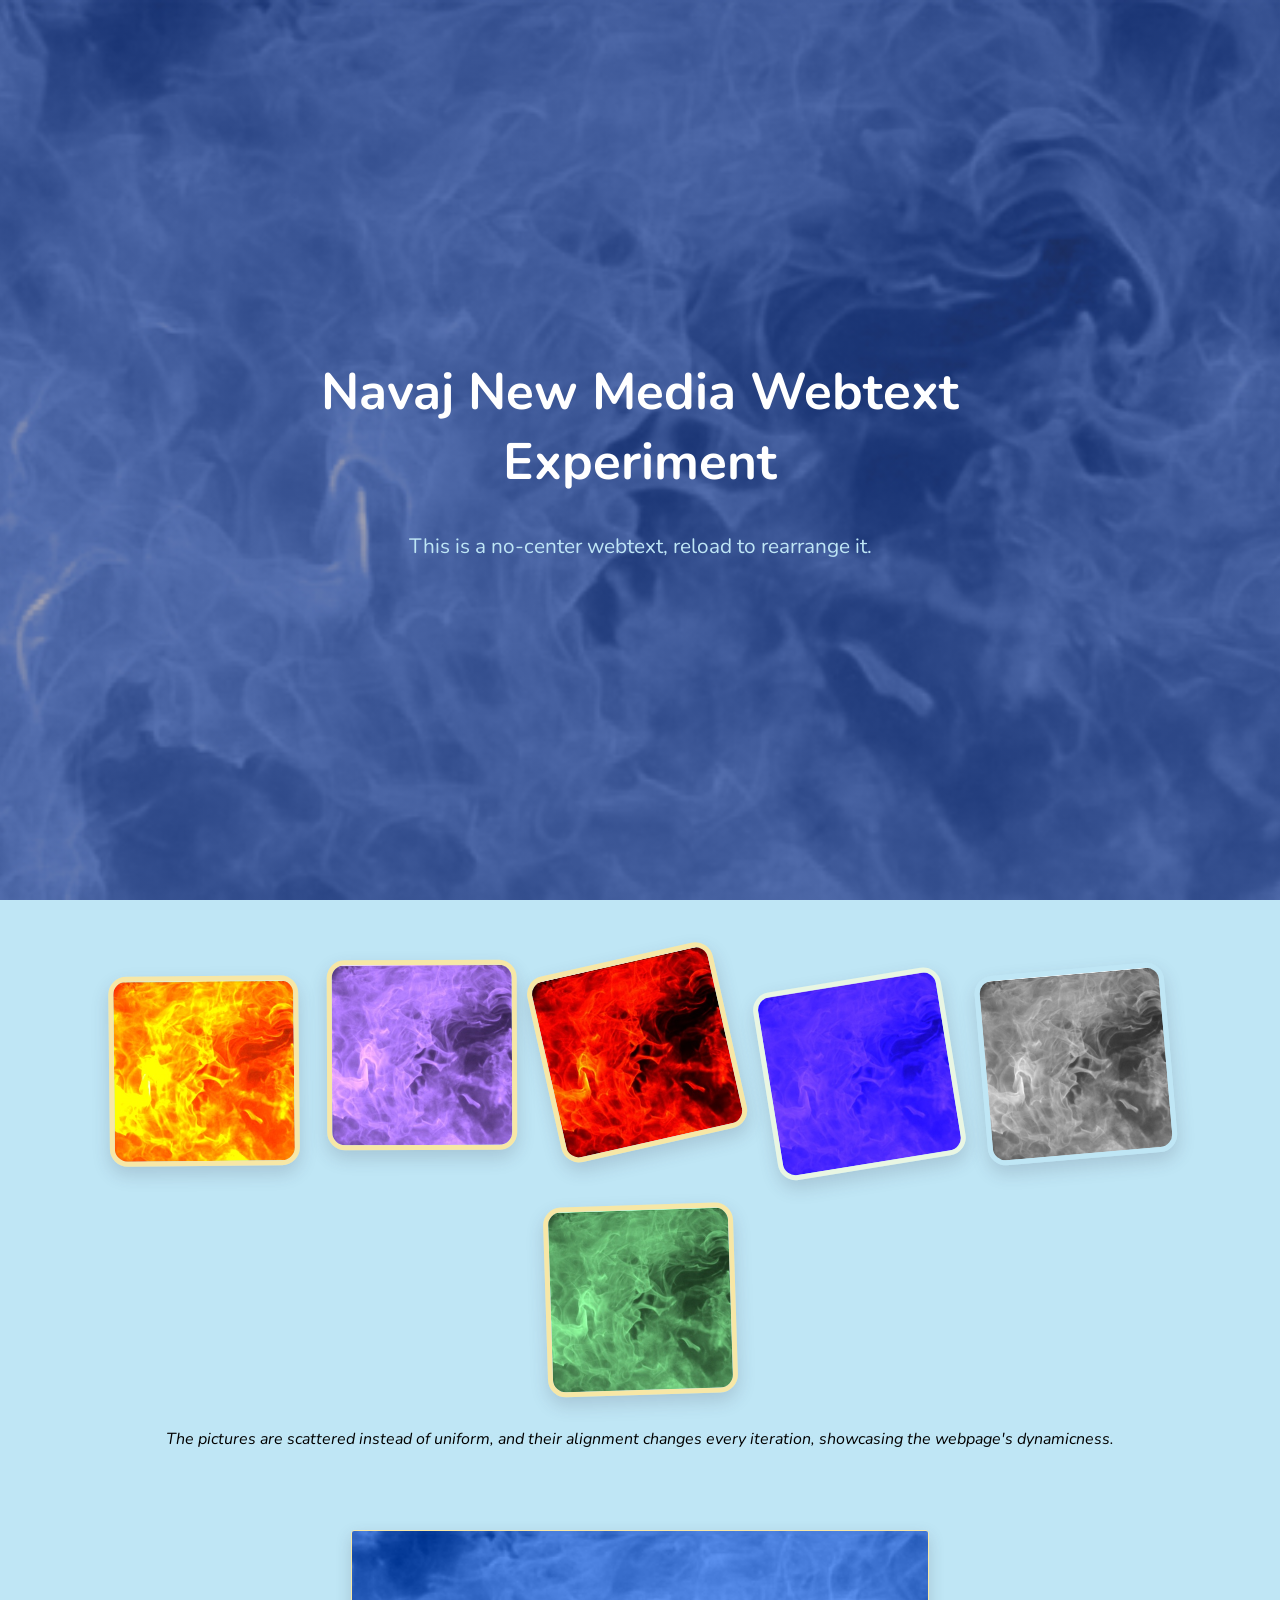
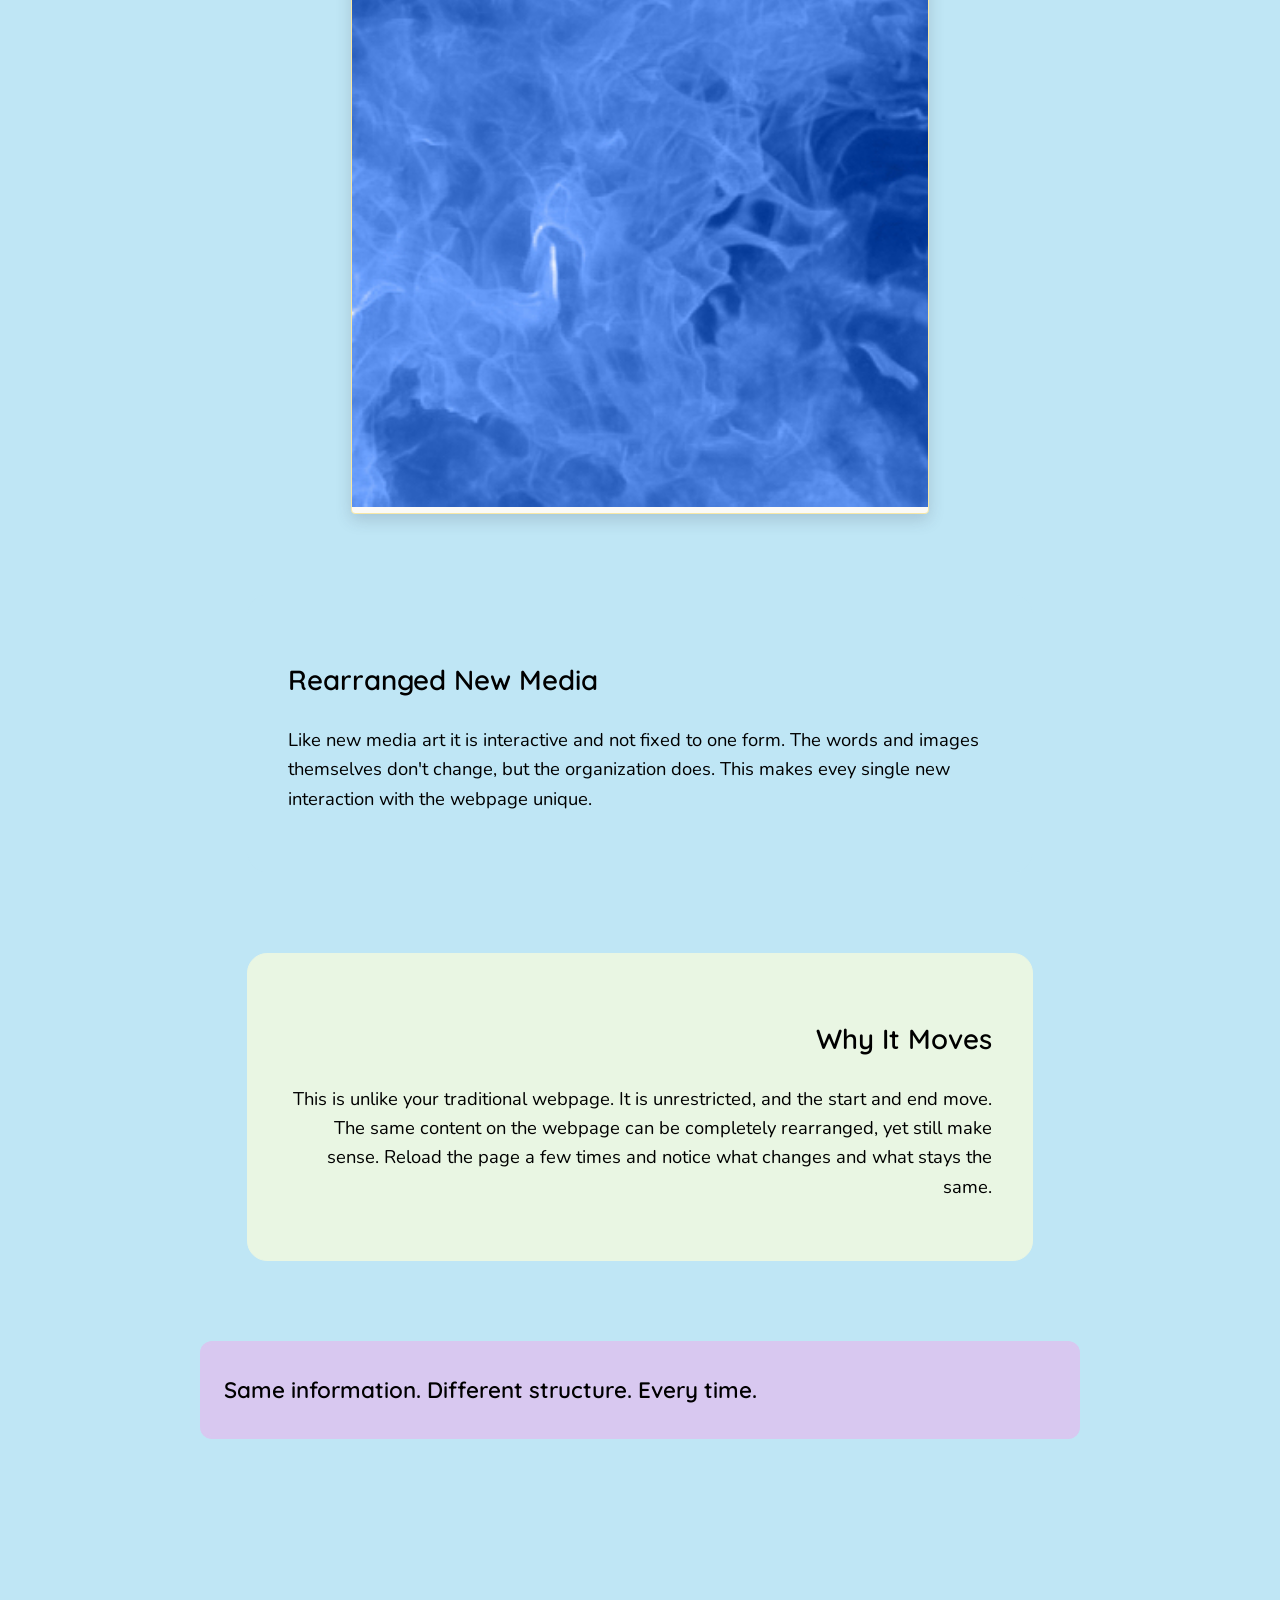
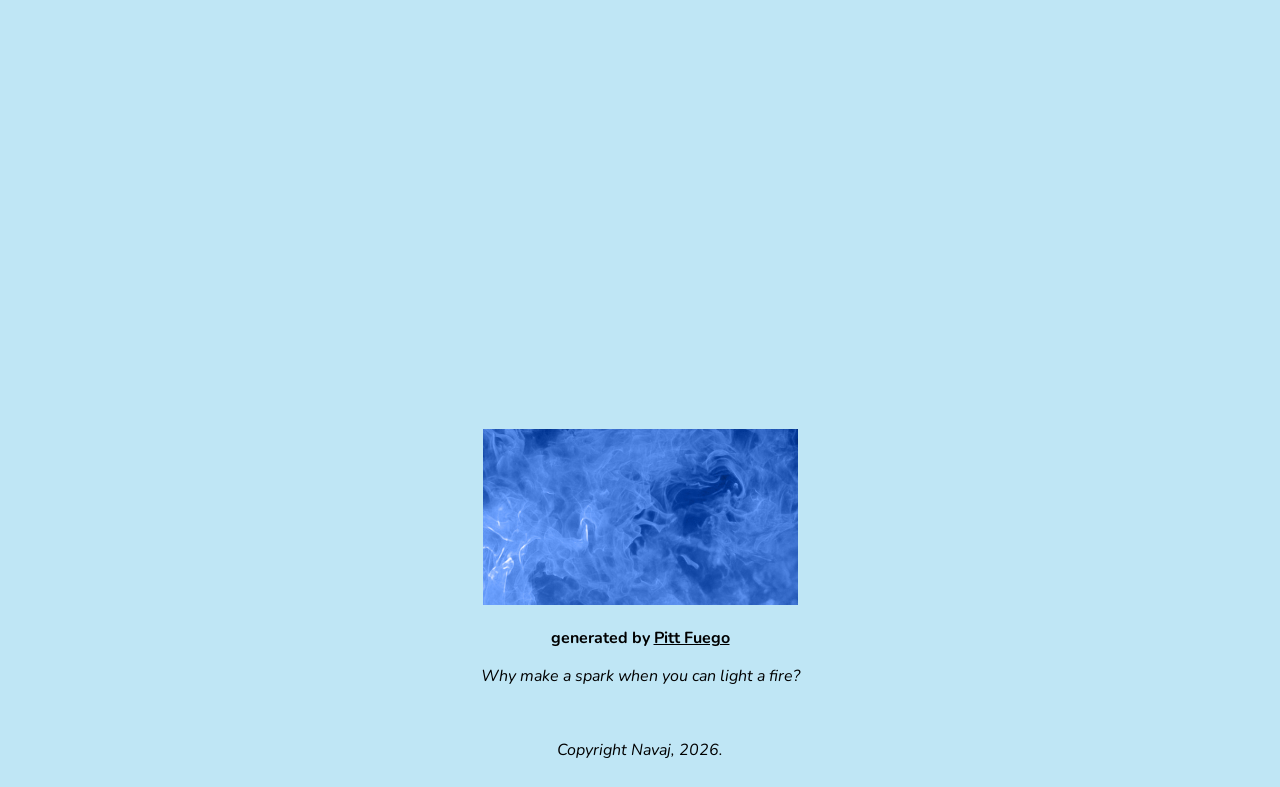
<file: New Media Webtext Experiment/index.html>
<!--Looks like you're ready to get making with Pitt Fuego Webtext Generator. Good luck. Let's remember a few basics:

1. If you haven't worked through an introductory project like "I Am...A Project in Becoming," please do so. It will give you the basic skills to use this webtext generator.
2. Use HTML5 compatible file formats.
3. Reduce image size when possible. 
4. Keep asset names simple and machine readable. We recommend camelCase. 
5. Match asset name and file type in your code. Be case sensitive. 
6. Consider accessibility: Use alt-text to describe images for the visually impaired, be descriptive when labeling links, and use clear button language. 
7. Be respectful of your own and others' privacy. 
8. Consult W3 or Stack Overflow when our code is not working or you need it to do something more than it's doing.
9. When you make a mistake, Control Z, Control Z, Control Z...
10. Publish, share, spread the love!-->

<!--
  NAVAJ'S "NO CENTER" EDIT
  ------------------------
  Every section inside #shuffleZone gets pulled into a random order
  each time this page loads/reloads. The hero at the top and the
  logo/footer at the bottom stay put — everything in between moves.
  See the <script> at the bottom of the page for how that works.

  Search "EDIT HERE" to find the spots meant for your own text/alt-text.
-->

<!DOCTYPE html>
<html lang="en">
<head>
<title>Navaj New Media Webtext Experiment</title>
<link rel="icon" type="image/jpg" href="favicon.jpg">
<meta charset="UTF-8">
<meta name="viewport" content="width=device-width, initial-scale=1">
<link rel="stylesheet" type="text/css" href="style.css">
<link href="https://fonts.googleapis.com/css2?family=Quicksand:wght@500;600;700&family=Nunito:wght@400;600&display=swap" rel="stylesheet">
</head>


<body>

<!--HERO — stays fixed at the top, does not shuffle-->
<div class="hero-image">
  <div class="hero-text">
      <h1>Navaj New Media Webtext Experiment</h1>
      <!-- EDIT HERE: subtitle -->
      <h2>This is a no-center webtext, reload to rearrange it.</h2>
  </div>
</div>

<!--SHUFFLE ZONE — everything inside this div reorders itself on every reload-->
<div id="shuffleZone">

  <!--Section 1: text block introducing the new-media-art idea. EDIT HERE-->
  <div class="text-block" style="text-align: left">
    <h2>Rearranged New Media</h2>
    <p>Like new media art it is interactive and not fixed to one form. The words and images themselves don't change, but the organization does. This makes evey single new interaction with the webpage unique.</p>
  </div>

  <!--Section 2: scattered image gallery. EDIT HERE — swap alt text, or reorder image names.-->
  <div class="section-unit">
    <div class="scatter-gallery">
      <img class="scatter-img" src="pgrid1.jpg" width="180" height="180" alt="EDIT HERE: describe this image">
      <img class="scatter-img" src="pgrid2.jpg" width="180" height="180" alt="EDIT HERE: describe this image">
      <img class="scatter-img" src="pgrid3.jpg" width="180" height="180" alt="EDIT HERE: describe this image">
      <img class="scatter-img" src="pgrid4.jpg" width="180" height="180" alt="EDIT HERE: describe this image">
      <img class="scatter-img" src="pgrid5.jpg" width="180" height="180" alt="EDIT HERE: describe this image">
      <img class="scatter-img" src="pgrid6.jpg" width="180" height="180" alt="EDIT HERE: describe this image">
    </div>
    <p class="caption"><i>The pictures are scattered instead of uniform, and their alignment changes every iteration, showcasing the webpage's dynamicness.</i></p>
  </div>

  <!--Section 3: pull quote-->
  <div class="pull-quote" style="text-align: center">
    <h2>Same information. Different structure. Every time.</h2>
  </div>

  <!--Section 4: second text block. EDIT HERE-->
  <div class="text-block" style="text-align: left">
    <h2>Why It Moves</h2>
    <p>This is unlike your traditional webpage. It is unrestricted, and the start and end move. The same content on the webpage can be completely rearranged, yet still make sense. Reload the page a few times and notice what changes and what stays the same.</p>
  </div>

  <!--Section 5: polaroid-->
  <div class="polaroid">
    <img src="polaroid.jpg" alt="EDIT HERE: describe this image">
  </div>

  <!--Section 6: parallax window-->
  <div class="section-unit">
    <div class="parallax"></div>
  </div>

</div>
<!--END SHUFFLE ZONE-->

<!--LOGO + FOOTER — stay fixed at the bottom, does not shuffle-->
<div class="logo">
  <img src="fuego.jpg" alt="Pitt Fuego Flame" width="25%">
  <p><b>generated by <a href="https://pitt-fuego.github.io/Pitt-Fuego-Coding-Tools/">Pitt Fuego</a></b></p>
  <p><em>Why make a spark when you can light a fire?</em></p>
</div>

<div class="footer">
  <p><i>Copyright Navaj, 2026.</i></p>
</div>

<!--NO-CENTER SCRIPT — shuffles #shuffleZone's children on load, scatters/tilts
the gallery images, and hands every major element a random color pulled from
the pastel palette (with text/border auto-contrasted so it always reads clearly)-->
<script>
  function shuffle(arr){
    const a = arr.slice();
    for (let i = a.length - 1; i > 0; i--){
      const j = Math.floor(Math.random() * (i + 1));
      [a[i], a[j]] = [a[j], a[i]];
    }
    return a;
  }

  // the pastel palette — edit these 4 hex values to retune every random draw
  const PALETTE = ['#E9F6E3', '#D8C8F0', '#F7E7A6', '#BFE6F5'];
  const pick = arr => arr[Math.floor(Math.random() * arr.length)];

  // returns black or white, whichever reads better on top of the given hex color
  function contrastOf(hex){
    const c = hex.replace('#', '');
    const r = parseInt(c.substr(0, 2), 16);
    const g = parseInt(c.substr(2, 2), 16);
    const b = parseInt(c.substr(4, 2), 16);
    const luminance = (0.299 * r + 0.587 * g + 0.114 * b) / 255;
    return luminance > 0.55 ? '#000000' : '#FFFFFF';
  }

  // 1. randomize the whole page background so the change is obvious immediately
  const pageColor = pick(PALETTE);
  document.body.style.backgroundColor = pageColor;
  const pageText = contrastOf(pageColor);
  document.body.style.color = pageText;
  document.querySelectorAll('.logo, .logo a, .footer, .caption').forEach(el => {
    el.style.color = pageText;
  });

  // 2. reorder the whole sections
  const zone = document.getElementById('shuffleZone');
  shuffle(Array.from(zone.children)).forEach(el => zone.appendChild(el));

  // 3. reorder the images inside the gallery too
  const gallery = document.querySelector('.scatter-gallery');
  if (gallery) shuffle(Array.from(gallery.children)).forEach(el => gallery.appendChild(el));

  // 4. give every text-block / pull-quote a fresh random background + matching text color
  document.querySelectorAll('.text-block, .pull-quote').forEach(el => {
    const color = pick(PALETTE);
    el.style.backgroundColor = color;
    el.style.borderColor = color;
    el.style.color = contrastOf(color);
    el.style.textAlign = pick(['left', 'center', 'right']);
  });

  // 5. give the polaroid frame a fresh random border
  document.querySelectorAll('.polaroid').forEach(el => {
    el.style.borderColor = pick(PALETTE);
  });

  // 6. scatter + tilt + recolor the gallery images
  document.querySelectorAll('.scatter-img').forEach(img => {
    const rotate = (Math.random() * 28 - 14).toFixed(1);  // -14deg to 14deg
    const shift  = (Math.random() * 36 - 18).toFixed(0);  // -18px to 18px
    img.style.transform = `rotate(${rotate}deg) translateY(${shift}px)`;
    img.style.borderColor = pick(PALETTE);
  });
</script>

</body>
</html>

<!--Looking to add components? You've come to the right place. Copy and paste Code Snippets and add to the body section. Adjust class CSS properties on style.css.
Note: if you add a new top-level section and want it to shuffle too, put it inside #shuffleZone. If you want it to stay fixed in place, put it outside #shuffleZone (like the hero and footer).


    ***Add Text Block***

  <div class="text-block" style="text-align: left">
    <h2>Header</h2>
       <p>Body text goes here.</p>
  </div>


    ***Add Pull Quote***

  <div class="pull-quote" style="text-align: center">
    <h2>Quote text goes here!</h2>
  </div>


    ***Add Link that Looks Like a Button***

  <div class="button-box">
    <a href="https://pitt-fuego.github.io/Pitt-Fuego-Coding-Tools/" class="button">Go to Fuego</a>
  </div>


    ***Add Polaroid***

  <div class="polaroid">
    <img src="polaroid.jpg" alt="describe the image HERE for accessibility purposes">
      <div class="polaroid-caption">
        <p><i>Add a caption</i></p>
      </div>
  </div>


    ***Need something that's not here? Go to https://www.w3schools.com to find all kinds of resources to facilitate your code learning.***
-->
</file>
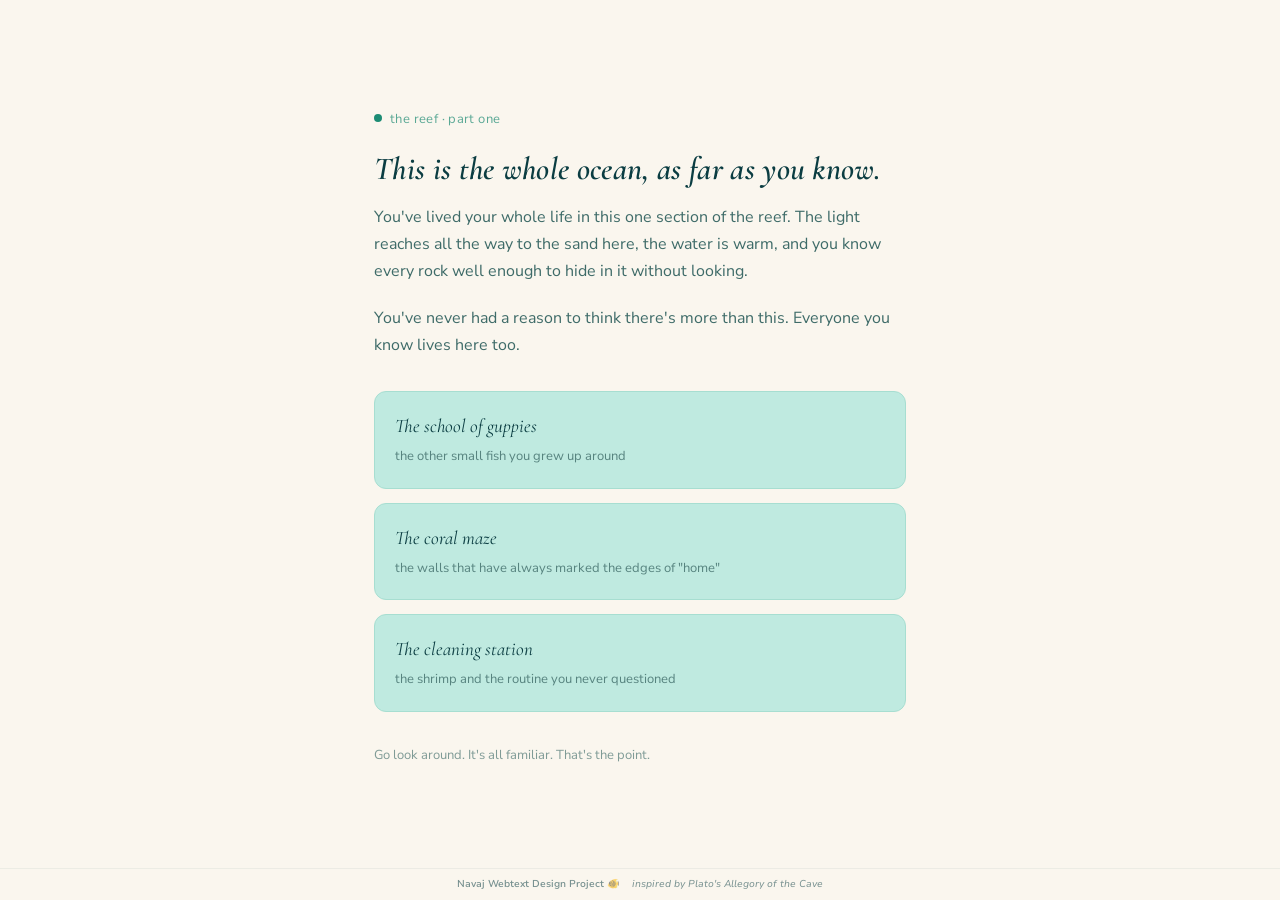
<file: Webtext Design/index.html>
<!--Looks like you're ready to get making with Pitt Fuego Webtext Generator. Good luck. Let's remember a few basics:

1. If you haven't worked through an introductory project like "I Am...A Project in Becoming," please do so. It will give you the basic skills to use this webtext generator.
2. Use HTML5 compatible file formats.
3. Reduce image size when possible. 
4. Keep asset names simple and machine readable. We recommend camelCase. 
5. Match asset name and file type in your code. Be case sensitive. 
6. Consider accessibility: Use alt-text to describe images for the visually impaired, be descriptive when labeling links, and use clear button language. 
7. Be respectful of your own and others' privacy. 
8. Consult W3 or Stack Overflow when our code is not working or you need it to do something more than it's doing.
9. When you make a mistake, Control Z, Control Z, Control Z...
10. Publish, share, spread the love!-->

<!--BTW. You can leave these hidden HTML text fields be, or delete them. They are but road signs, absent from the larger design-->


<!DOCTYPE html>
<html lang="en">
<head>
<meta charset="UTF-8">
<meta name="viewport" content="width=device-width, initial-scale=1.0">
<title>Navaj Webtext Design</title>
<link rel="stylesheet" href="style.css">
</head>
<body class="reef home">
<main class="page">
  <span class="eyebrow"><span class="bubble"></span>the reef · part one</span>
  <h1>This is the whole ocean, as far as you know.</h1>
  <p>You've lived your whole life in this one section of the reef. The light reaches all the way to the sand here, the water is warm, and you know every rock well enough to hide in it without looking.</p>
  <p>You've never had a reason to think there's more than this. Everyone you know lives here too.</p>

  <div class="reef-links">
    <a class="reef-link" href="reef-friends.html">
      <span class="label">The school of guppies</span>
      <span class="sub">the other small fish you grew up around</span>
    </a>
    <a class="reef-link" href="reef-coral.html">
      <span class="label">The coral maze</span>
      <span class="sub">the walls that have always marked the edges of "home"</span>
    </a>
    <a class="reef-link" href="reef-cleaning-station.html">
      <span class="label">The cleaning station</span>
      <span class="sub">the shrimp and the routine you never questioned</span>
    </a>
  </div>

  <p style="font-size:13px; opacity:0.65;">Go look around. It's all familiar. That's the point.</p>
</main>
<footer class="site-footer">
  <span class="title">Navaj Webtext Design Project</span>
  <span class="fish-icon">🐠</span>
  <span class="sub">inspired by Plato's Allegory of the Cave</span>
</footer>
</body>
</html>
       <!--Looking to add components? You've come to the right place. Copy and paste Code Snippets and add to the body section. Adjust class CSS properties on style.css.


    ***Add Text Block***

    (Format textblock using inline styling: text-align: left, center, justify, right. To improve accessibility, always left-align text longer than three lines; Format text: <i>italics</i>; <b>bold</b>; <u>underline</u>; <mark>highlight</mark>; <sup>superscript</sup>; <sub>subscript</sub>; Link Website: <a href="link">LinkName</a>; Line Breaks: <br></br>;

  <div class="text-block" style="text-align: left">
    <h2>Header</h2>
       <p>We recommend using our mobile-ready text sizing. Lorem ipsum dolor sit amet, consectetur adipiscing elit, sed do eiusmod tempor incididunt ut labore et dolore magna aliqua. Ut enim ad minim veniam, quis nostrud exercitation ullamco laboris nisi ut aliquip ex ea commodo consequat. Duis aute irure dolor in reprehenderit in voluptate velit esse cillum dolore eu fugiat nulla pariatur. Excepteur sint occaecat cupidatat non proident, sunt in culpa qui officia deserunt mollit anim id est laborum.</p>
  </div>



    ***Add Pull Quote***

    (Format text: Italics: <i>italics</i>; Bold: <b>bold</b>. Change font and font size using CSS)

  <div class="pull-quote" style="text-align: center">
    <h2>Excepteur sint occaecat cupidatat non proident!</h2>
  </div>



    ***Bulleted Points or List***

    (Nest within text-block or style using CSS. Change <ul> to <ol> in HTML to switch from unordered list to ordered list.)

  <div>
    <ul>
      <li>first</li>
      <li>second</li>
      <li>third</li>
    </ul>
  </div>



    ***Add Link that Looks Like a Button***

    (Clearly label link action. For more stylings, find button-box class properties on style.css)

  <div class="button-box">
    <a href="https://pitt-fuego.github.io/Pitt-Fuego-Coding-Tools/" class="button">Go to Fuego</a>
  </div>



    ***Add CSS Flexbox Container with Placeholder Images***

    (Add or subtract columns. Control column width using CSS.)

  <div class="flexbox-container">
    <div class="row">
        <div class="column">
            <img src="pgrid1.jpg" alt="describe the image HERE for accessibility purposes">
            <img src="pgrid2.jpg" alt="describe the image HERE for accessibility purposes">
        </div>
        <div class="column">
            <img src="pgrid3.jpg" alt="describe the image HERE for accessibility purposes">
            <img src="pgrid4.jpg" alt="describe the image HERE for accessibility purposes">
        </div>
        <div class="column">
            <img src="pgrid5.jpg" alt="describe the image HERE for accessibility purposes">
            <img src="pgrid6.jpg" alt="describe the image HERE for accessibility purposes">
        </div>
    </div>
        <p><i>Add a caption.</i></p>
  </div>



    ***Add Image Frame and Filters***

    (Control image width using inline styling. Adjust "frame" class properties using CSS.)

  <img class="frame" src="hero.jpg" width="50%" alt="describe the image HERE for accessibility purposes">
    <div class="caption">
      <p><i>Add a caption</i></p>
    </div>
  



    ***Add Polaroid***

    (Control image width using CSS.)

  <div class="polaroid">
    <img src="polaroid.jpg" alt="describe the image HERE for accessibility purposes">
      <div class="polaroid-caption">
        <p><i>Add a caption</i></p>
      </div>
  </div>



      ***Add Image Container with Text Box***

      (Control Image Container properties using CSS.)

  <div class="image-container">
    <img src="fuego.jpg" alt="describe image here">
      <div class="image-container-text">
        <p>Lorem ipsum dolor sit amet, consectetur adipiscing elit.</p>
      </div>
  </div>



    ***Add Parallax Window***

      (Adjust window height using parallax class on style.css)

  <div class="parallax"></div>
    <div class="caption">
      <p><i>Add a caption.</i></p>
  </div>



     ***Embed YouTube Video***

  <div class="video">
    <div class="video-container">
         <iframe width="560" height="315" src="https://www.youtube.com/embed/cmocHqJ2UvI?si=C6YuF1xIC3rMRX56" title="YouTube video player" frameborder="0" allow="accelerometer; autoplay; clipboard-write; encrypted-media; gyroscope; picture-in-picture" allowfullscreen></iframe>
    </div>
         <p>Add a caption.</p>
  </div>


    ***Add Copyright Footer***

  <div class="footer">
    <p><i>Copyright Your Name, Year.</i></p>
  </div>



    ***Need something that's not here? Go to https://www.w3schools.com to find all kinds of resources to facilitate your code learning.***
</file>
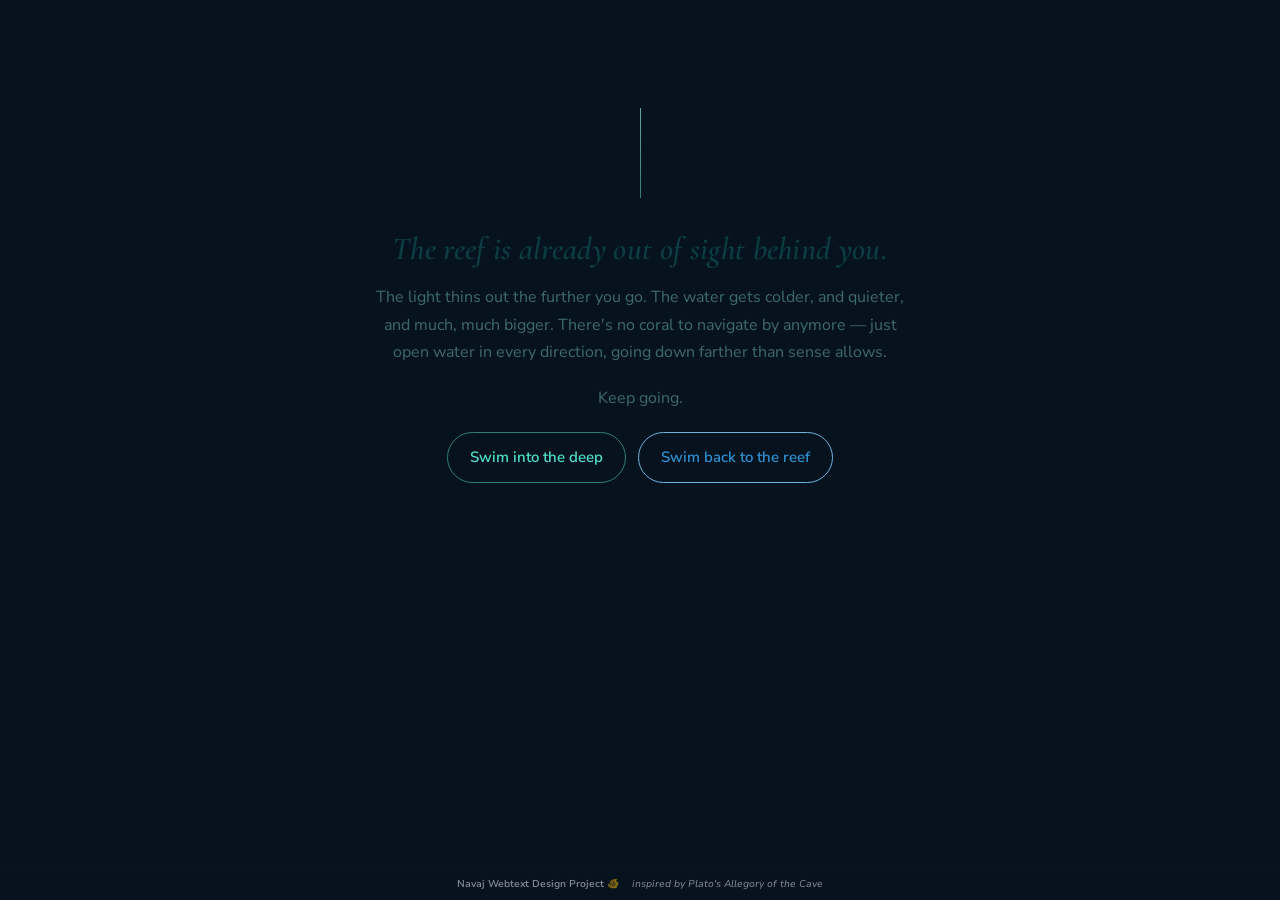
<file: Webtext Design/open-water.html>
<!DOCTYPE html>
<html lang="en">
<head>
<meta charset="UTF-8">
<meta name="viewport" content="width=device-width, initial-scale=1.0">
<title>Navaj Webtext Design</title>
<link rel="stylesheet" href="style.css">
</head>
<body class="reef open-water">
<main class="page">
  <div class="depth-line"></div>
  <h1>The reef is already out of sight behind you.</h1>
  <p>The light thins out the further you go. The water gets colder, and quieter, and much, much bigger. There's no coral to navigate by anymore — just open water in every direction, going down farther than sense allows.</p>
  <p>Keep going.</p>
  <div class="btn-row" style="justify-content:center;">
    <a href="the-deep.html" class="btn">Swim into the deep</a>
    <a href="index.html" class="btn btn-back">Swim back to the reef</a>
  </div>
</main>
<footer class="site-footer">
  <span class="title">Navaj Webtext Design Project</span>
  <span class="fish-icon">🐠</span>
  <span class="sub">inspired by Plato's Allegory of the Cave</span>
</footer>
</body>
</html>
</file>
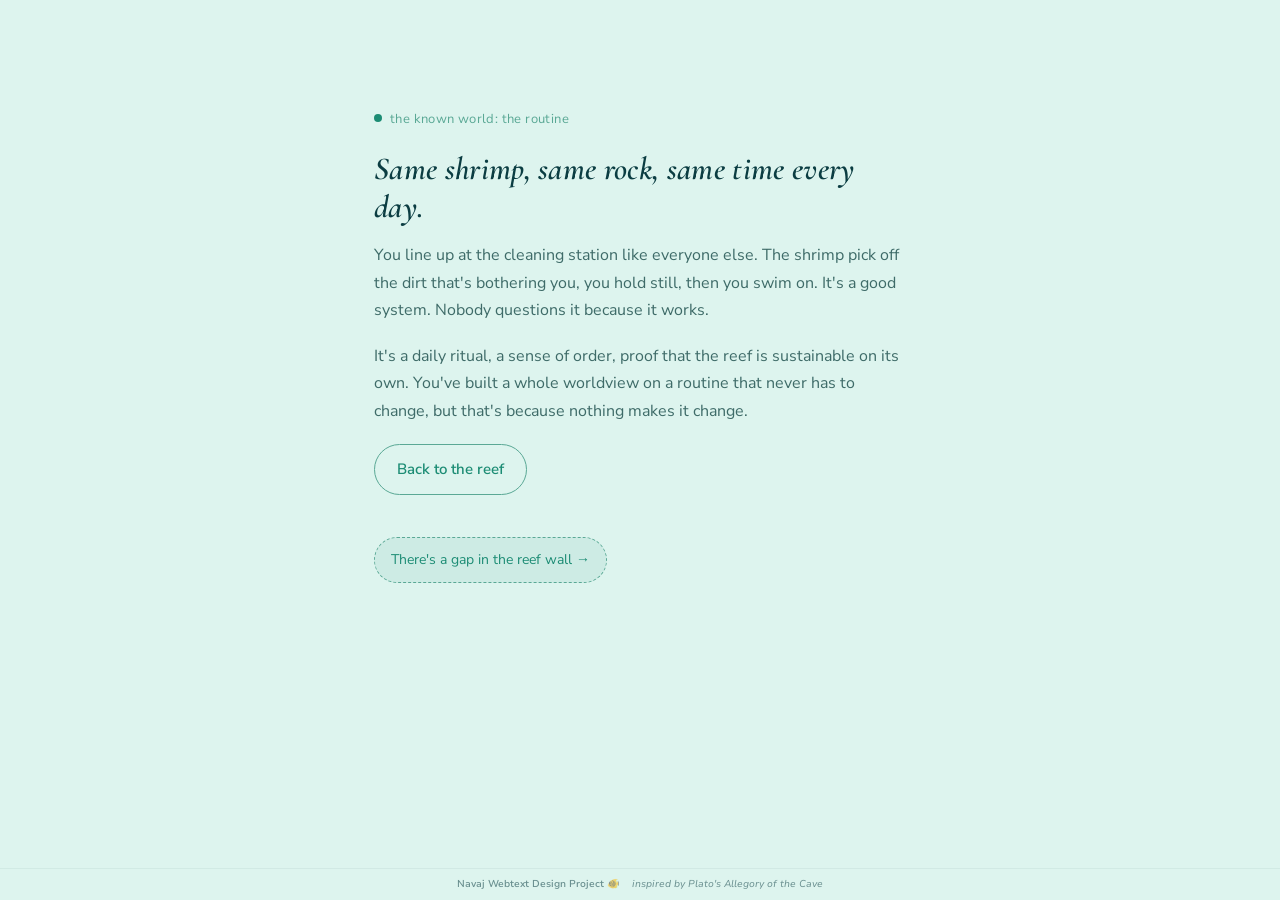
<file: Webtext Design/reef-cleaning-station.html>
<!DOCTYPE html>
<html lang="en">
<head>
<meta charset="UTF-8">
<meta name="viewport" content="width=device-width, initial-scale=1.0">
<title>Navaj Webtext Design</title>
<link rel="stylesheet" href="style.css">
</head>
<body class="reef">
<main class="page">
  <span class="eyebrow"><span class="bubble"></span>the known world: the routine</span>
  <h1>Same shrimp, same rock, same time every day.</h1>
  <p>You line up at the cleaning station like everyone else. The shrimp pick off the dirt that's bothering you, you hold still, then you swim on. It's a good system. Nobody questions it because it works.</p>
  <p>It's a daily ritual, a sense of order, proof that the reef is sustainable on its own. You've built a whole worldview on a routine that never has to change, but that's because nothing makes it change.</p>

  <a href="index.html" class="btn btn-back">Back to the reef</a>
  <br>
  <a href="reef-edge.html" class="exit-link">There's a gap in the reef wall &rarr;</a>
</main>
<footer class="site-footer">
  <span class="title">Navaj Webtext Design Project</span>
  <span class="fish-icon">🐠</span>
  <span class="sub">inspired by Plato's Allegory of the Cave</span>
</footer>
</body>
</html>
</file>
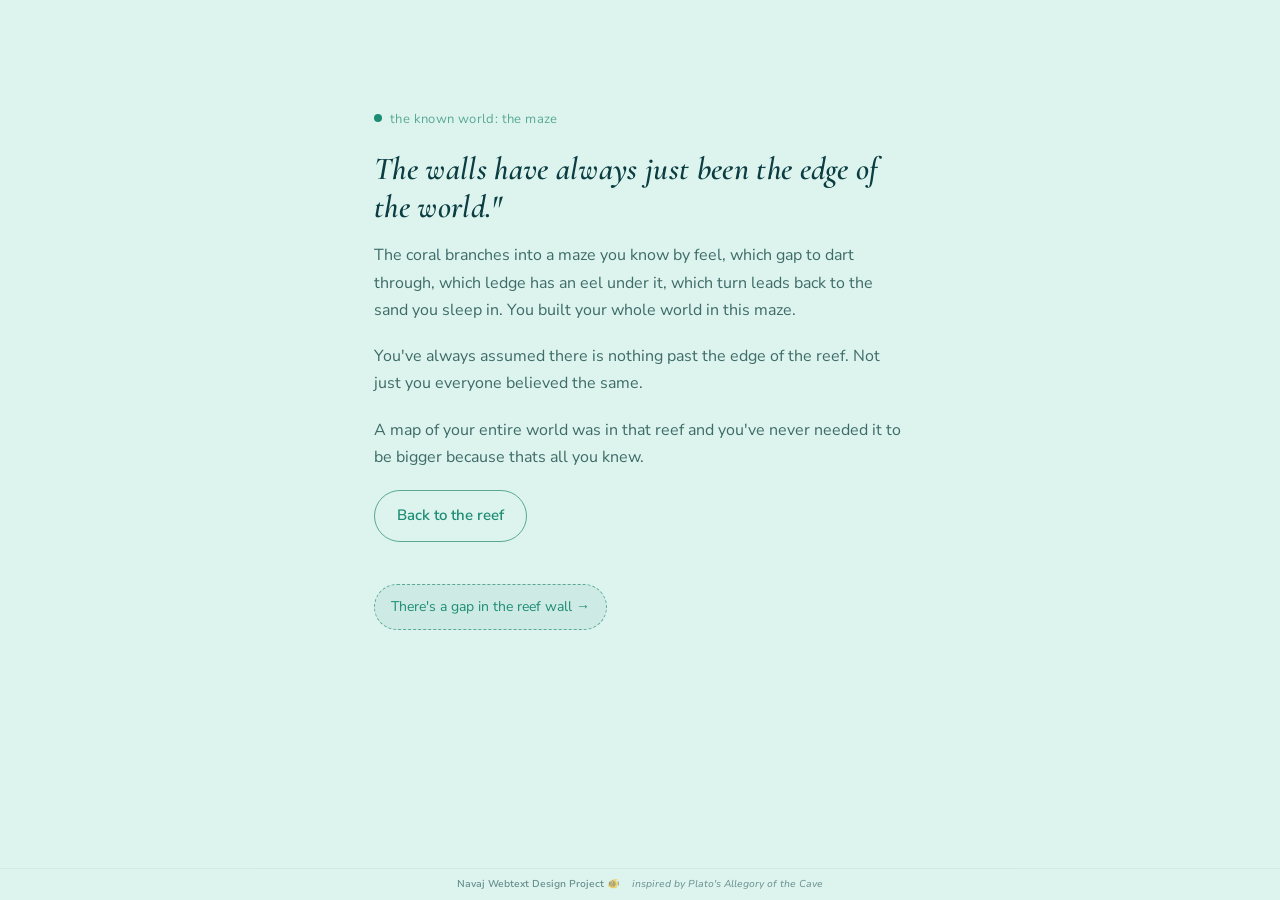
<file: Webtext Design/reef-coral.html>
<!DOCTYPE html>
<html lang="en">
<head>
<meta charset="UTF-8">
<meta name="viewport" content="width=device-width, initial-scale=1.0">
<title>Navaj Webtext Design</title>
<link rel="stylesheet" href="style.css">
</head>
<body class="reef">
<main class="page">
  <span class="eyebrow"><span class="bubble"></span>the known world: the maze</span>
  <h1>The walls have always just been the edge of the world."</h1>
  <p>The coral branches into a maze you know by feel, which gap to dart through, which ledge has an eel under it, which turn leads back to the sand you sleep in. You built your whole world in this maze.</p>
  <p>You've always assumed there is nothing past the edge of the reef. Not just you everyone believed the same.</p>
  <p>A map of your entire world was in that reef and you've never needed it to be bigger because thats all you knew.</p>

  <a href="index.html" class="btn btn-back">Back to the reef</a>
  <br>
  <a href="reef-edge.html" class="exit-link">There's a gap in the reef wall &rarr;</a>
</main>
<footer class="site-footer">
  <span class="title">Navaj Webtext Design Project</span>
  <span class="fish-icon">🐠</span>
  <span class="sub">inspired by Plato's Allegory of the Cave</span>
</footer>
</body>
</html>
</file>
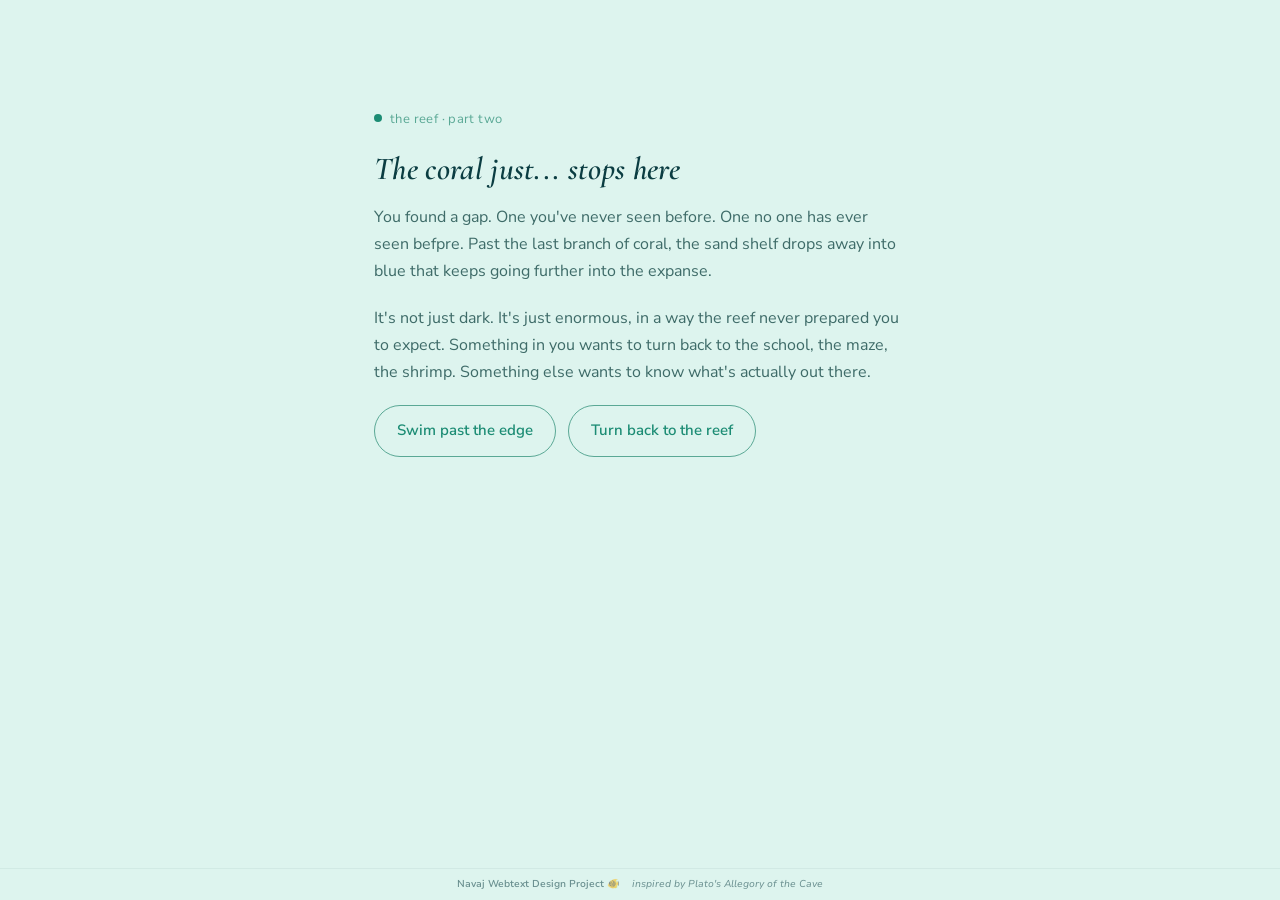
<file: Webtext Design/reef-edge.html>
<!DOCTYPE html>
<html lang="en">
<head>
<meta charset="UTF-8">
<meta name="viewport" content="width=device-width, initial-scale=1.0">
<title>Navaj Webtext Design</title>
<link rel="stylesheet" href="style.css">
</head>
<body class="reef">
<main class="page">
  <span class="eyebrow"><span class="bubble"></span>the reef · part two</span>
  <h1>The coral just... stops here</h1>
  <p>You found a gap. One you've never seen before. One no one has ever seen befpre. Past the last branch of coral, the sand shelf drops away into blue that keeps going further into the expanse.</p>
  <p>It's not just dark. It's just enormous, in a way the reef never prepared you to expect. Something in you wants to turn back to the school, the maze, the shrimp. Something else wants to know what's actually out there.</p>

  <div class="btn-row">
    <a href="open-water.html" class="btn">Swim past the edge</a>
    <a href="index.html" class="btn btn-back">Turn back to the reef</a>
  </div>
</main>
<footer class="site-footer">
  <span class="title">Navaj Webtext Design Project</span>
  <span class="fish-icon">🐠</span>
  <span class="sub">inspired by Plato's Allegory of the Cave</span>
</footer>
</body>
</html>
</file>
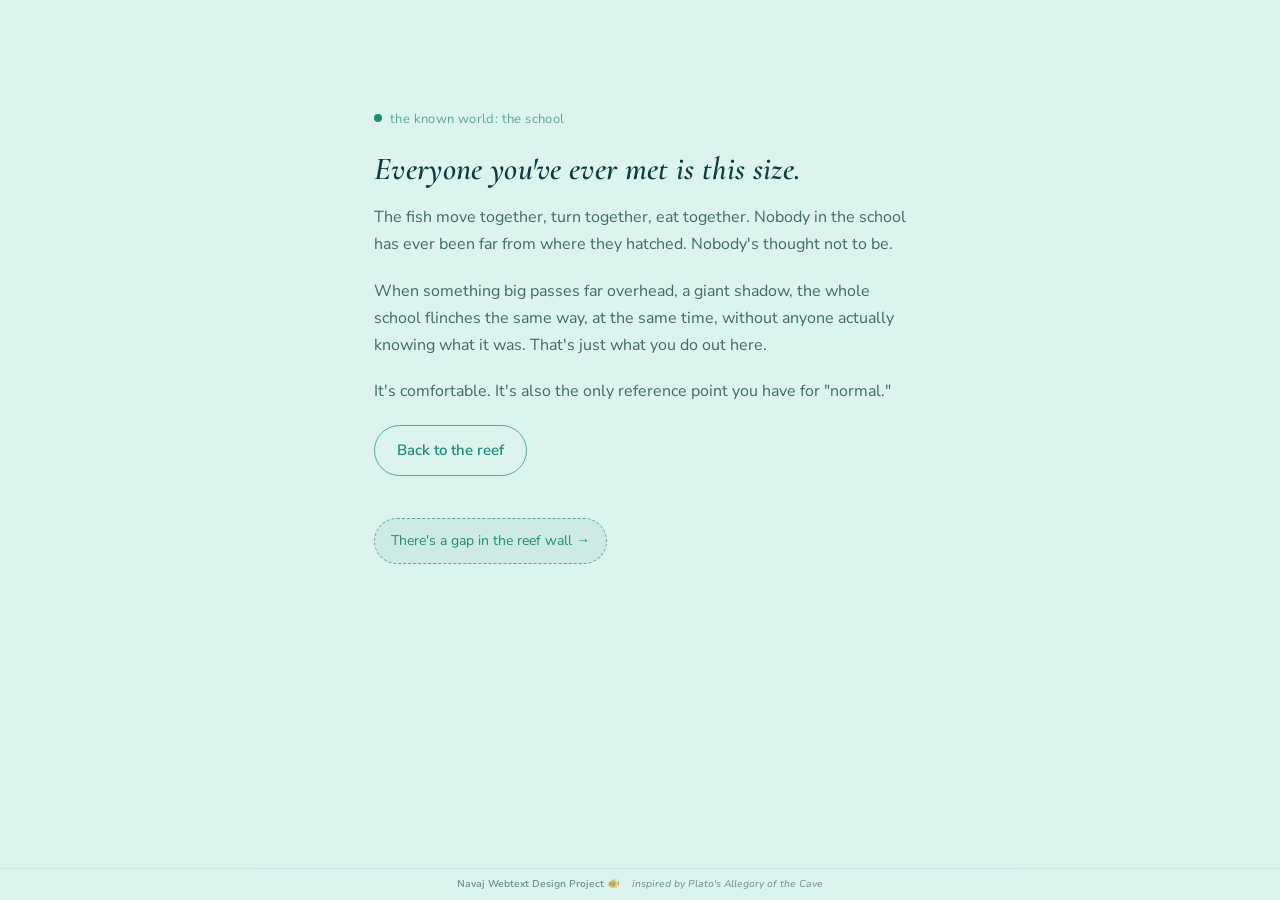
<file: Webtext Design/reef-friends.html>
<!DOCTYPE html>
<html lang="en">
<head>
<meta charset="UTF-8">
<meta name="viewport" content="width=device-width, initial-scale=1.0">
<title>Navaj Webtext Design</title>
<link rel="stylesheet" href="style.css">
</head>
<body class="reef">
<main class="page">
  <span class="eyebrow"><span class="bubble"></span>the known world: the school</span>
  <h1>Everyone you've ever met is this size.</h1>
  <p>The fish move together, turn together, eat together. Nobody in the school has ever been far from where they hatched. Nobody's thought not to be.</p>
  <p>When something big passes far overhead, a giant shadow, the whole school flinches the same way, at the same time, without anyone actually knowing what it was. That's just what you do out here.</p>
  <p>It's comfortable. It's also the only reference point you have for "normal."</p>

  <a href="index.html" class="btn btn-back">Back to the reef</a>
  <br>
  <a href="reef-edge.html" class="exit-link">There's a gap in the reef wall &rarr;</a>
</main>
<footer class="site-footer">
  <span class="title">Navaj Webtext Design Project</span>
  <span class="fish-icon">🐠</span>
  <span class="sub">inspired by Plato's Allegory of the Cave</span>
</footer>
</body>
</html>
</file>
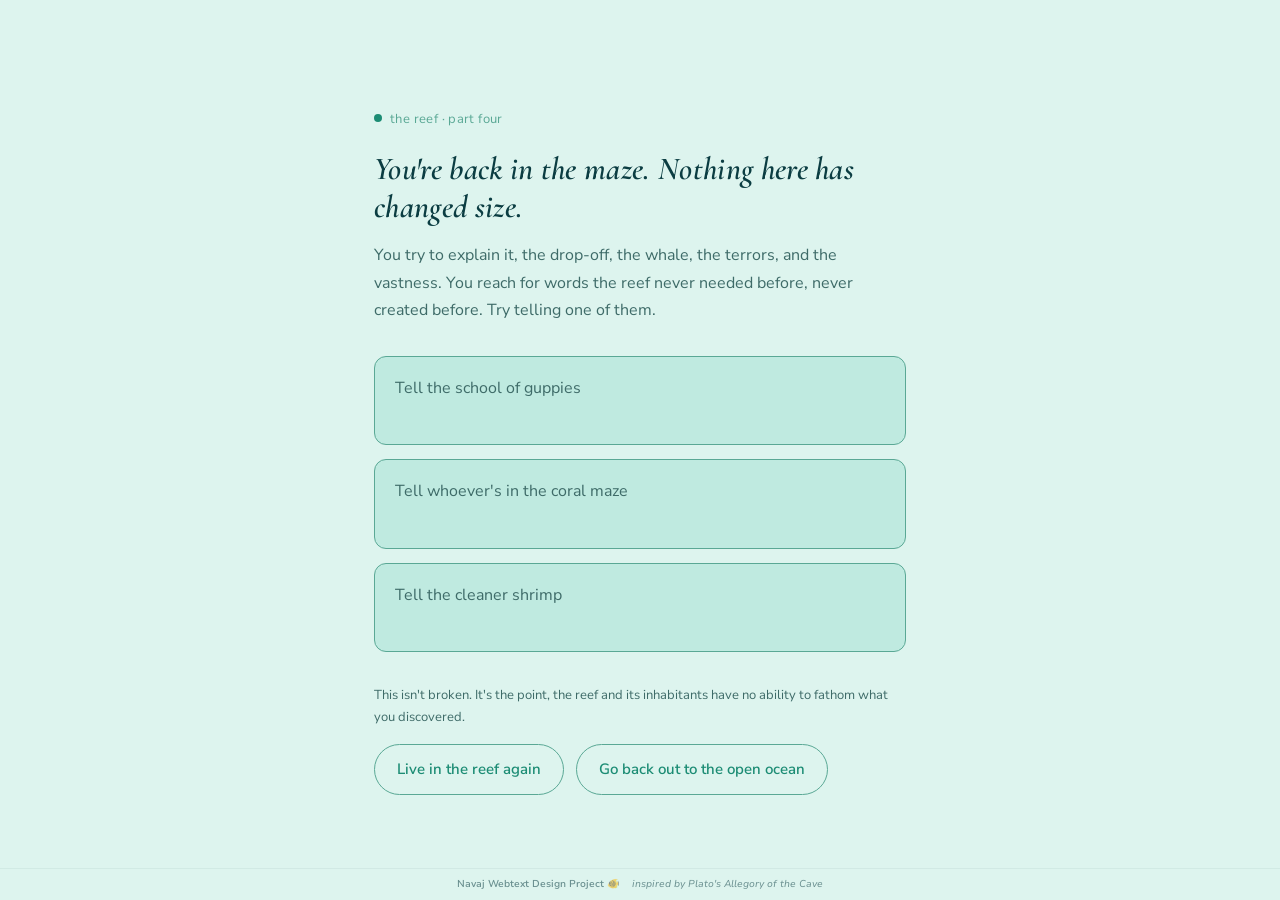
<file: Webtext Design/return.html>
<!DOCTYPE html>
<html lang="en">
<head>
<meta charset="UTF-8">
<meta name="viewport" content="width=device-width, initial-scale=1.0">
<title>Navaj Webtext Design</title>
<link rel="stylesheet" href="style.css">
</head>
<body class="reef">
<main class="page">
  <span class="eyebrow"><span class="bubble"></span>the reef · part four</span>
  <h1>You're back in the maze. Nothing here has changed size.</h1>
  <p>You try to explain it, the drop-off, the whale, the terrors, and the vastness. You reach for words the reef never needed before, never created before. Try telling one of them.</p>

  <div class="rejected-links">
    <div class="rejected-link" onclick="reject(this, 'guppy-msg')">Tell the school of guppies <span class="rejected-msg" id="guppy-msg"></span></div>
    <div class="rejected-link" onclick="reject(this, 'coral-msg')">Tell whoever's in the coral maze <span class="rejected-msg" id="coral-msg"></span></div>
    <div class="rejected-link" onclick="reject(this, 'shrimp-msg')">Tell the cleaner shrimp <span class="rejected-msg" id="shrimp-msg"></span></div>
  </div>

  <p style="font-size:13px;">This isn't broken. It's the point, the reef and its inhabitants have no ability to fathom what you discovered.</p>

  <div class="btn-row">
    <a href="index.html" class="btn btn-back">Live in the reef again</a>
    <a href="the-deep.html" class="btn btn-deep">Go back out to the open ocean</a>
  </div>
</main>
<footer class="site-footer">
  <span class="title">Navaj Webtext Design Project</span>
  <span class="fish-icon">🐠</span>
  <span class="sub">inspired by Plato's Allegory of the Cave</span>
</footer>

<script>
  const responses = [
    "\u201cA fish bigger than the whole reef? Sure it is.\u201d",
    "\u201cYou went out past the coral and now you're strange.\u201d",
    "\u201cWe're all fine in here. Come back to the school.\u201d"
  ];
  function reject(el, msgId) {
    document.getElementById(msgId).textContent = responses[Math.floor(Math.random() * responses.length)];
  }
</script>
</body>
</html>
</file>
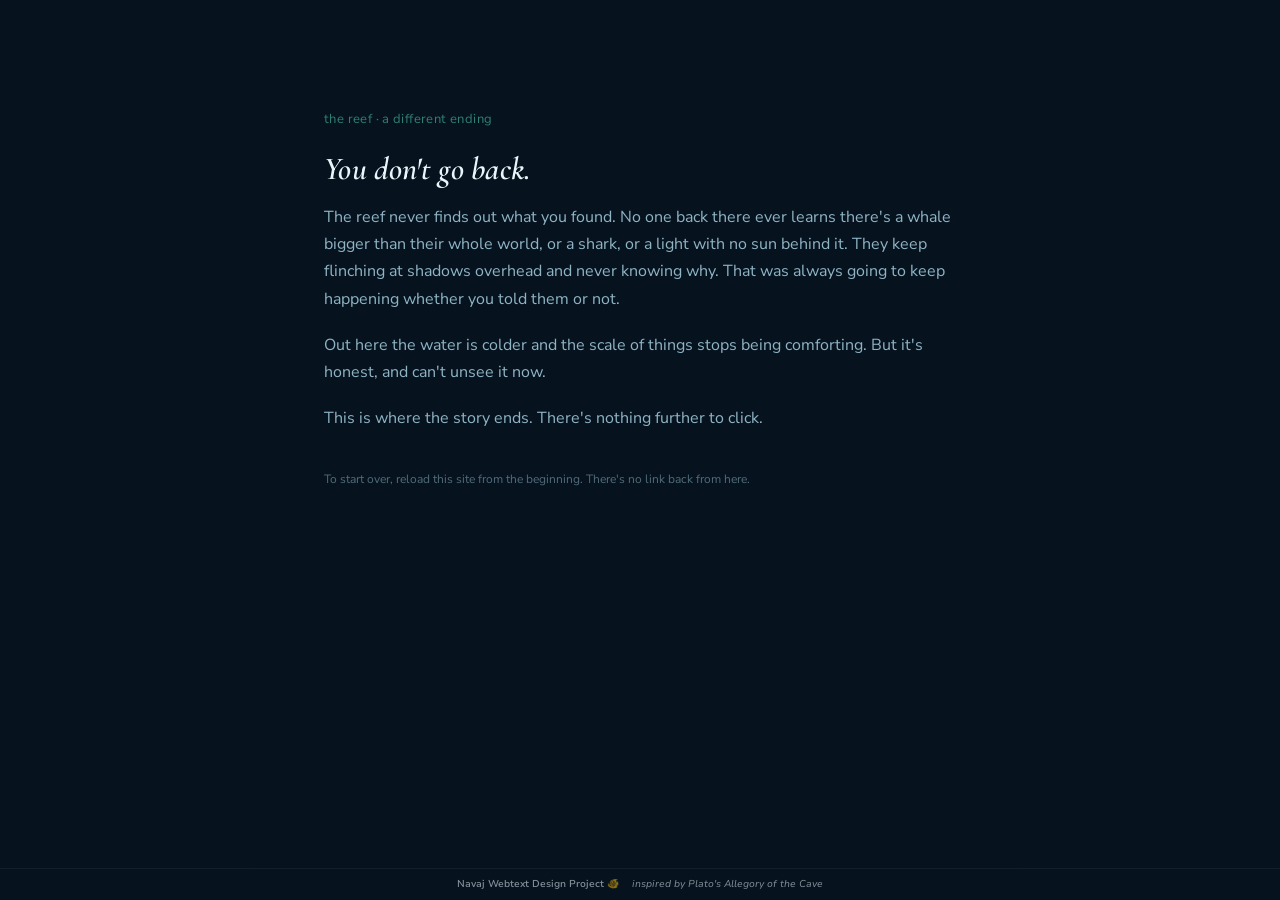
<file: Webtext Design/stay.html>
<!DOCTYPE html>
<html lang="en">
<head>
<meta charset="UTF-8">
<meta name="viewport" content="width=device-width, initial-scale=1.0">
<title>Navaj Webtext Design</title>
<link rel="stylesheet" href="style.css">
</head>
<body class="deep">
<main class="page">
  <span class="eyebrow">the reef · a different ending</span>
  <h1>You don't go back.</h1>
  <p>The reef never finds out what you found. No one back there ever learns there's a whale bigger than their whole world, or a shark, or a light with no sun behind it. They keep flinching at shadows overhead and never knowing why. That was always going to keep happening whether you told them or not.</p>
  <p>Out here the water is colder and the scale of things stops being comforting. But it's honest, and can't unsee it now.</p>
  <p>This is where the story ends. There's nothing further to click.</p>

  <p style="font-size:12px; opacity:0.55; margin-top:3em;">To start over, reload this site from the beginning. There's no link back from here.</p>
</main>
<footer class="site-footer">
  <span class="title">Navaj Webtext Design Project</span>
  <span class="fish-icon">🐠</span>
  <span class="sub">inspired by Plato's Allegory of the Cave</span>
</footer>
</body>
</html>
</file>
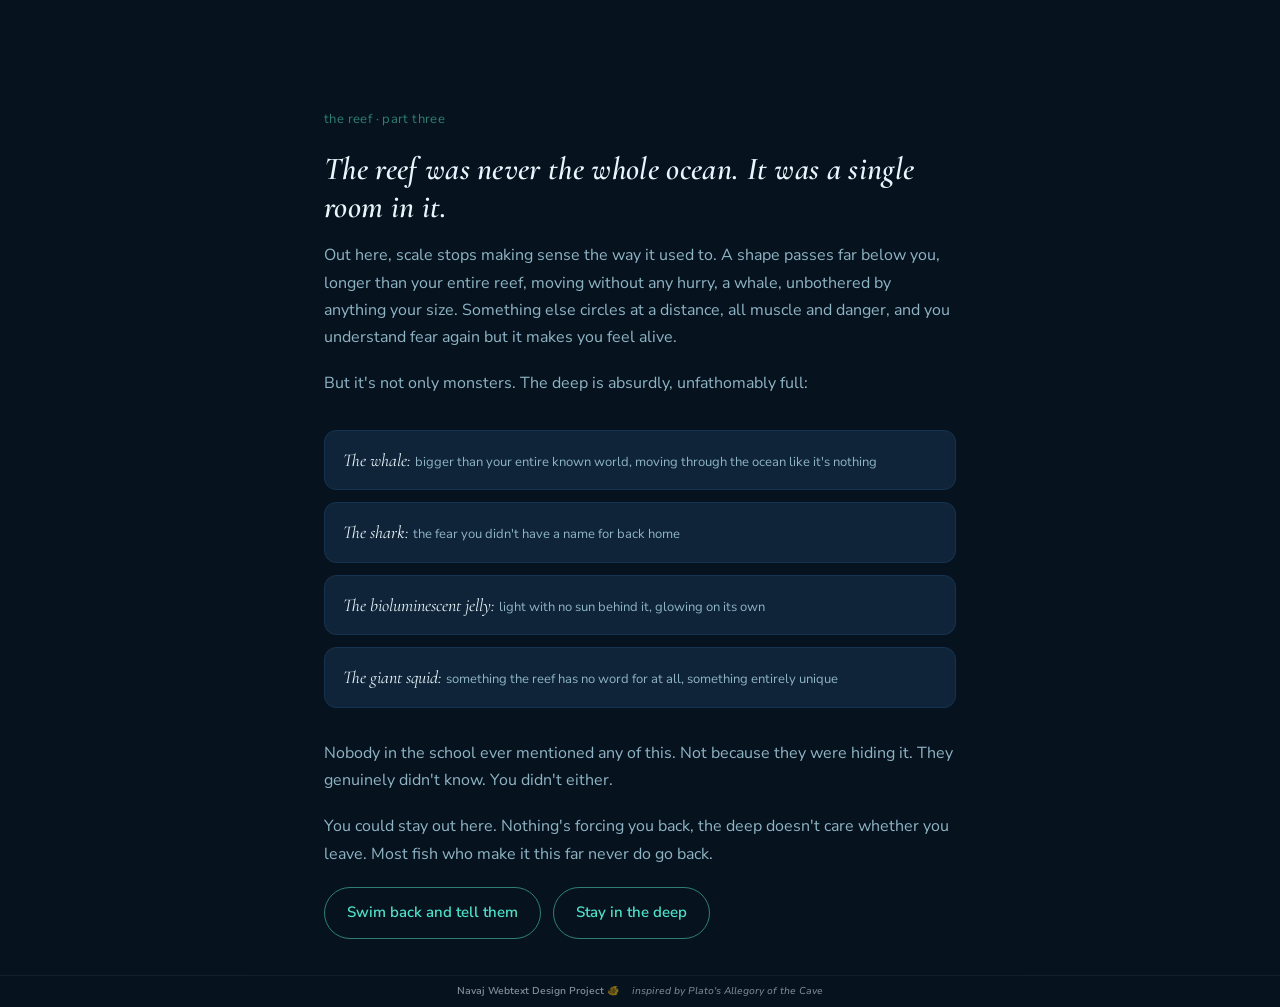
<file: Webtext Design/the-deep.html>
<!DOCTYPE html>
<html lang="en">
<head>
<meta charset="UTF-8">
<meta name="viewport" content="width=device-width, initial-scale=1.0">
<title>Navaj Webtext Design</title>
<link rel="stylesheet" href="style.css">
</head>
<body class="deep">
<main class="page">
  <span class="eyebrow">the reef · part three</span>
  <h1>The reef was never the whole ocean. It was a single room in it.</h1>
  <p>Out here, scale stops making sense the way it used to. A shape passes far below you, longer than your entire reef, moving without any hurry, a whale, unbothered by anything your size. Something else circles at a distance, all muscle and danger, and you understand fear again but it makes you feel alive.</p>
  <p>But it's not only monsters. The deep is absurdly, unfathomably full:</p>

  <div class="creature-row">
    <div class="creature"><span class="label">The whale: </span><span class="sub">bigger than your entire known world, moving through the ocean like it's nothing</span></div>
    <div class="creature"><span class="label">The shark: </span><span class="sub">the fear you didn't have a name for back home</span></div>
    <div class="creature"><span class="label">The bioluminescent jelly: </span><span class="sub">light with no sun behind it, glowing on its own</span></div>
    <div class="creature"><span class="label">The giant squid: </span><span class="sub">something the reef has no word for at all, something entirely unique</span></div>
  </div>

  <p>Nobody in the school ever mentioned any of this. Not because they were hiding it. They genuinely didn't know. You didn't either.</p>

  <p>You could stay out here. Nothing's forcing you back, the deep doesn't care whether you leave. Most fish who make it this far never do go back.</p>

  <div class="btn-row">
    <a href="return.html" class="btn">Swim back and tell them</a>
    <a href="stay.html" class="btn btn-stay">Stay in the deep</a>
  </div>
</main>
<footer class="site-footer">
  <span class="title">Navaj Webtext Design Project</span>
  <span class="fish-icon">🐠</span>
  <span class="sub">inspired by Plato's Allegory of the Cave</span>
</footer>
</body>
</html>
</file>
<file: New Media Webtext Experiment/style.css>
/* ===========================================================
   NAVAJ NEW MEDIA WEBTEXT EXPERIMENT — palette + shared tokens
   Pastel palette: light green background, lavender / pale
   yellow / sky blue accents. Change the hex values here to
   retune the whole page at once.
   =========================================================== */
   :root {
    --bg: #E9F6E3;        /* light green page background */
    --panel: #FBFAF7;     /* card / text-block surface */
    --lavender: #D8C8F0;
    --yellow: #F7E7A6;
    --sky: #BFE6F5;
    --ink: #3A3550;       /* main text color */
    --dim: #6E6683;       /* secondary text color */
    --border: #DED7EE;    /* shared hairline border color */
  }
  
  body, html {
      min-height: 100%;
      margin: 0;
      font-family: 'Nunito', sans-serif;
      color: var(--ink);
      background-color: var(--bg);
    }
  
  h1, h2 {
      font-family: 'Quicksand', sans-serif;
      font-weight: 600;
    }
  
  .hero-image {
  /* This selector controls the "hero image" class. You may need to change "hero.jpg" name/format to match your asset, or vice-versa */
      background-image: linear-gradient(rgba(58, 53, 80, 0.45), rgba(58, 53, 80, 0.45)), url("hero.jpg");
      height: 100vh;
      background-attachment: fixed;
      background-position: center;
      background-repeat: no-repeat;
      background-size: cover;
      position: relative;
    }
  
  /* This selector places text in the middle of the image */
  .hero-text {
      text-align: center;
      position: absolute;
      top: 50%;
      left: 50%;
      transform: translate(-50%, -50%);
    }
  
  .hero-text h1 {
      font-family: inherit;
      font-weight: 700;
      font-size: 3.2em;
      color: white;
    }
  
  .hero-text h2 {
      font-family: 'Nunito', sans-serif;
      font-weight: 400;
      font-size: 1.3em;
      color: var(--sky);
    }
  
  
   /* text-block: soft rounded card, cohesive with the rest of the palette */
  .text-block {
      display: block;
      width: 55%;
      background-color: var(--panel);
      padding: 40px;
      border: 1px solid var(--border);
      border-radius: 20px;
      margin-top: 80px;
      margin-bottom: 80px;
      margin-left: auto;
      margin-right: auto;
      font-family: inherit;
      font-size: 1.15em;
      line-height: 1.6;
      color: inherit;
    }
  
    @media screen and (max-width: 800px) {
      .text-block {
          display: block;
          width: 88%;
          background-color: var(--panel);
          padding: 28px;
          border: 1px solid var(--border);
          border-radius: 16px;
          margin-top: 60px;
          margin-bottom: 60px;
          margin-left: auto;
          margin-right: auto;
          font-family: inherit;
          font-size: 1.05em;
          color: inherit;
      }
    }
  
  
   /* pull-quote: pale yellow panel with sky-blue rules top/bottom */
  .pull-quote {
      display: block;
      width: 65%;
      background-color: var(--yellow);
      padding: 32px 24px;
      border-top: 3px solid var(--sky);
      border-bottom: 3px solid var(--sky);
      border-radius: 12px;
      margin-top: 80px;
      margin-bottom: 80px;
      margin-left: auto;
      margin-right: auto;
      font: inherit;
      color: var(--ink);
    }
  
  .pull-quote h2 {
      font-size: 1.4em;
      margin: 0;
    }
  
  
  ul {
      list-style-type: default;
      font: inherit;
      font-size: 1em;
      line-height: 2.2;
      color: inherit;
    }
  
  ol {
      list-style-type: default;
      font: inherit;
      font-size: 1em;
      line-height: 2.2;
      color: inherit;
    }
  
  
  /* button: sky blue, lavender on hover */
  .button-box {
      display: flex;
      height: 180px;
      align-items: center;
      justify-content: center;
    }
  
  .button {
      display: inline-block;
      background-color: var(--sky);
      padding: 15px 32px;
      border: none;
      border-radius: 999px;
      cursor: pointer;
      font: inherit;
      font-size: 16px;
      font-weight: 600;
      color: var(--ink);
      text-align: center;
      transition: background-color 160ms ease;
    }
  
  .button:hover {
      background-color: var(--lavender);
    }
  
  
  /* flexbox layout kept for reference / future sections */
  .flexbox-container {
    padding-top: 80px;
    padding-bottom: 80px;
    text-align: center;
   }
  
  .row {
     display: flex;
     flex-wrap: wrap;
     padding: 0 4px;
     justify-content: center;
   }
  
  .column {
     flex: 25%;
     max-width: 25%;
     padding: 0 4px;
   }
  
  .column img  {
     margin-top: 8px;
     vertical-align: middle;
     width: 100%;
     border-radius: 12px;
   }
  
   @media screen and (max-width: 800px) {
  .column {
         flex: 75%;
         max-width: 75%;
     }
   }
  
  
  /* scattered gallery — the "no center" image collage, each image gets a
     random tilt applied in the <script> at the bottom of index.html */
  .scatter-gallery {
      display: flex;
      flex-wrap: wrap;
      align-items: flex-start;
      justify-content: center;
      gap: 28px;
      padding: 70px 24px 20px;
    }
  
  .scatter-img {
      width: 180px;
      height: 180px;
      object-fit: cover;
      border-radius: 18px;
      border: 5px solid var(--lavender);
      box-shadow: 0 8px 18px rgba(58, 53, 80, 0.18);
      transition: transform 250ms ease;
    }
  
    @media screen and (max-width: 800px) {
      .scatter-img {
          width: 120px;
          height: 120px;
      }
    }
  
  
  /* image frame + filter, kept for reference */
  .frame {
      display: block;
      padding: 5px;
      border: 5px solid var(--sky);
      border-radius: 12px;
      margin-left: auto;
      margin-right: auto;
  }
  
  
  /* polaroid: soft card, cohesive shadow tint */
  .polaroid {
      display: block;
      width: 45%;
      background-color: var(--panel);
      border: 1px solid var(--border);
      border-radius: 4px;
      box-shadow: 0 6px 16px rgba(58, 53, 80, 0.18);
      margin-top: 80px;
      margin-bottom: 80px;
      margin-left: auto;
      margin-right: auto;
    }
  
  .polaroid img {
      width: 100%;
      border-radius: 2px 2px 0 0;
    }
  
  .image-container {
    display: block;
    position: relative;
    width: 90%;
    margin-top: 80px;
    margin-bottom: 80px;
    margin-left: auto;
    margin-right: auto;
  }
  
  .image-container img {
    width: 100%;
    border-radius: 16px;
  }
  
  .image-container-text {
    position: absolute;
    max-width: 300px;
    bottom: 20px;
    right: 20px;
    background-color: rgba(58, 53, 80, .55);
    color: white;
    padding: 10px 20px;
    border-radius: 10px;
    font-family: inherit;
    font-size: inherit;
  }
  
  
  /* parallax window */
  .parallax {
      background-image: url("parallax.jpg");
      height: 400px;
      background-attachment: fixed;
      background-position: center;
      background-repeat: no-repeat;
      background-size: cover;
      margin-top: 0px;
      margin-bottom: 0px;
      border-radius: 0;
    }
  
    @media screen and (max-width: 768px) {
      .parallax {
          background-attachment: inherit;
          height: 320px;
      }
    }
  
  
  .caption {
      display: block;
      padding: 14px 20px 0;
      text-align: center;
      color: var(--dim);
    }
  
  /* section-unit: wraps a section + its caption together so the
     no-center shuffle script moves them as one piece */
  .section-unit {
      margin-top: 0;
      margin-bottom: 80px;
    }
  
  
  .logo {
      display: block;
      padding: 10px;
      margin-top: 100px;
      margin-bottom: 0px;
      font: inherit;
      font-size: 12pt;
      text-align: center;
      color: var(--dim);
    }
  
  .logo a {
      color: var(--ink);
    }
  
  
  .footer {
      padding: 10px;
      margin: auto;
      font: inherit;
      font-size: inherit;
      text-align: center;
      color: var(--dim);
    }
</file>
<file: Webtext Design/style.css>
@import url('https://fonts.googleapis.com/css2?family=Cormorant+Garamond:ital,wght@1,500;1,600&family=Nunito+Sans:wght@400;600&display=swap');

:root {
  --reef-bg: #ddf4ee;
  --reef-surface: #bfeae0;
  --reef-surface-2: #a7ded1;
  --reef-accent: #1c8c74;
  --reef-accent-dim: #5aa895;
  --reef-ink: #0b3d42;
  --reef-ink-dim: #3e6b68;

  --deep-bg: #06131f;
  --deep-surface: #0f2438;
  --deep-surface-2: #163351;
  --deep-glow: #4fe0c6;
  --deep-glow-dim: #2f7f74;
  --deep-foam: #e8f6fb;
  --deep-foam-dim: #8fb4c4;

  --sky: #2f8fd1;
  --sky-dim: #6fb3dc;

  --home-bg: #faf6ee;
}

* { box-sizing: border-box; }
html { scroll-behavior: smooth; }

body {
  margin: 0;
  min-height: 100vh;
  display: flex;
  flex-direction: column;
  font-family: 'Nunito Sans', sans-serif;
  line-height: 1.7;
  transition: background 0.6s ease, color 0.6s ease;
}

h1, h2, h3 {
  font-family: 'Cormorant Garamond', serif;
  font-style: italic;
  font-weight: 600;
  letter-spacing: 0.01em;
  margin: 0 0 0.5em;
  line-height: 1.2;
}

a { text-decoration: none; }
p { margin: 0 0 1.2em; }

.page {
  max-width: 580px;
  width: 100%;
  margin: 0 auto;
  padding: 12vh 24px 4vh;
  flex: 1;
}

.eyebrow {
  font-size: 13px;
  letter-spacing: 0.03em;
  margin-bottom: 1.5em;
  display: block;
}

.btn {
  display: inline-block;
  font-family: 'Nunito Sans', sans-serif;
  font-weight: 600;
  font-size: 15px;
  padding: 12px 22px;
  border-radius: 999px;
  border: 1px solid transparent;
  cursor: pointer;
  transition: transform 0.15s ease, background 0.2s ease, border-color 0.2s ease;
}
.btn:hover { transform: translateY(-1px); }
.btn:focus-visible { outline: 2px solid currentColor; outline-offset: 3px; }

/* button variants, used across themes */
.btn-back { border-color: var(--sky-dim); color: var(--sky); }
.btn-back:hover { background: rgba(47,143,209,0.1); border-color: var(--sky); }

.btn-deep {
  background: var(--deep-bg);
  border-color: var(--deep-glow-dim);
  color: var(--deep-glow);
}
.btn-deep:hover { background: var(--deep-surface); border-color: var(--deep-glow); }

.btn-row { display: flex; flex-wrap: wrap; gap: 12px; align-items: center; }

/* footer, on every page */
.site-footer {
  flex-shrink: 0;
  padding: 0.7em 24px;
  border-top: 1px solid rgba(11,61,66,0.1);
  font-size: 10px;
  text-align: center;
  opacity: 0.55;
}
.deep .site-footer { border-top-color: rgba(232,246,251,0.1); }
.site-footer .fish-icon { margin-right: 5px; }
.site-footer .title { font-weight: 600; }
.site-footer .sub { margin-left: 5px; font-style: italic; }

/* ---------- Reef theme (the known world) ---------- */
body.reef { background: var(--reef-bg); color: var(--reef-ink); }
body.home { background: var(--home-bg); }
.reef .eyebrow { color: var(--reef-accent-dim); }
.reef h1, .reef h2 { color: var(--reef-ink); }
.reef p { color: var(--reef-ink-dim); }
.reef .btn { background: transparent; border-color: var(--reef-accent-dim); color: var(--reef-accent); }
.reef .btn:hover { background: var(--reef-surface); border-color: var(--reef-accent); }

.reef-links { display: flex; flex-direction: column; gap: 14px; margin: 2em 0; }
.reef-link {
  display: block;
  padding: 18px 20px;
  background: var(--reef-surface);
  border: 1px solid var(--reef-surface-2);
  border-radius: 12px;
  color: var(--reef-ink-dim);
  transition: background 0.25s ease, border-color 0.25s ease;
}
.reef-link:hover { background: var(--reef-surface-2); border-color: var(--reef-accent); }
.reef-link span.label {
  font-family: 'Cormorant Garamond', serif;
  font-style: italic;
  font-size: 19px;
  color: var(--reef-ink);
  display: block;
}
.reef-link span.sub { font-size: 13px; opacity: 0.8; }

/* small bubble marker before the flame-equivalent eyebrow */
.bubble {
  width: 8px; height: 8px;
  background: var(--reef-accent);
  border-radius: 50%;
  display: inline-block;
  margin-right: 8px;
  vertical-align: 1px;
  animation: rise 3s ease-in-out infinite;
}
@media (prefers-reduced-motion: reduce) { .bubble { animation: none; } }
@keyframes rise {
  0%, 100% { transform: translateY(0); opacity: 0.6; }
  50% { transform: translateY(-4px); opacity: 1; }
}

/* the visible, clearly-labeled way out */
.exit-link {
  display: inline-block;
  margin-top: 3em;
  padding: 10px 16px;
  font-size: 14px;
  border-radius: 999px;
  color: var(--reef-accent);
  background: rgba(28,140,116,0.08);
  border: 1px dashed var(--reef-accent-dim);
  transition: background 0.25s ease, border-style 0.25s ease;
}
.exit-link:hover { background: rgba(28,140,116,0.16); border-style: solid; }

/* ---------- Open water: animated transition ---------- */
body.open-water {
  background: var(--reef-bg);
  color: var(--reef-ink);
  animation: descend 5s ease-in forwards;
}
@keyframes descend {
  0% { background: var(--reef-bg); color: var(--reef-ink); }
  100% { background: var(--deep-bg); color: var(--deep-foam); }
}
@media (prefers-reduced-motion: reduce) {
  body.open-water { animation: none; background: var(--deep-bg); color: var(--deep-foam); }
}
.open-water .page { text-align: center; }
.open-water .btn {
  background: transparent;
  border-color: var(--deep-glow-dim);
  color: var(--deep-glow);
  opacity: 0;
  animation: reveal 1.2s ease forwards 3.6s;
}
@media (prefers-reduced-motion: reduce) { .open-water .btn { opacity: 1; animation: none; } }
.open-water .btn-back { border-color: var(--sky-dim); color: var(--sky); }
@keyframes reveal { to { opacity: 1; } }

.depth-line {
  width: 1px;
  height: 90px;
  background: linear-gradient(to bottom, var(--reef-accent-dim), var(--deep-glow-dim));
  margin: 0 auto 2em;
}

/* ---------- The deep (truth) ---------- */
body.deep { background: var(--deep-bg); color: var(--deep-foam); }
.deep .page { max-width: 680px; }
.deep .eyebrow { color: var(--deep-glow-dim); }
.deep h1, .deep h2 { color: var(--deep-foam); }
.deep p { color: var(--deep-foam-dim); }
.deep .btn { background: transparent; border-color: var(--deep-glow-dim); color: var(--deep-glow); }
.deep .btn:hover { background: rgba(79,224,198,0.1); border-color: var(--deep-glow); }

.creature-row { display: flex; flex-direction: column; gap: 12px; margin: 2em 0; }
.creature {
  padding: 14px 18px;
  background: var(--deep-surface);
  border: 1px solid var(--deep-surface-2);
  border-radius: 12px;
}
.creature .label { font-family: 'Cormorant Garamond', serif; font-style: italic; font-size: 18px; color: var(--deep-foam); }
.creature .sub { font-size: 13px; color: var(--deep-foam-dim); }

/* ---------- Return page (back to reef, disbelief) ---------- */
.rejected-links { display: flex; flex-direction: column; gap: 14px; margin: 2em 0; }
.rejected-link {
  display: block;
  padding: 18px 20px;
  background: var(--reef-surface);
  border: 1px solid var(--reef-accent-dim);
  border-radius: 12px;
  color: var(--reef-ink-dim);
  cursor: pointer;
  transition: opacity 0.2s ease;
}
.rejected-link:hover { opacity: 0.75; }
.rejected-msg {
  display: block;
  font-size: 13px;
  font-style: italic;
  color: var(--reef-accent);
  margin-top: 6px;
  min-height: 1.4em;
}
</file>
